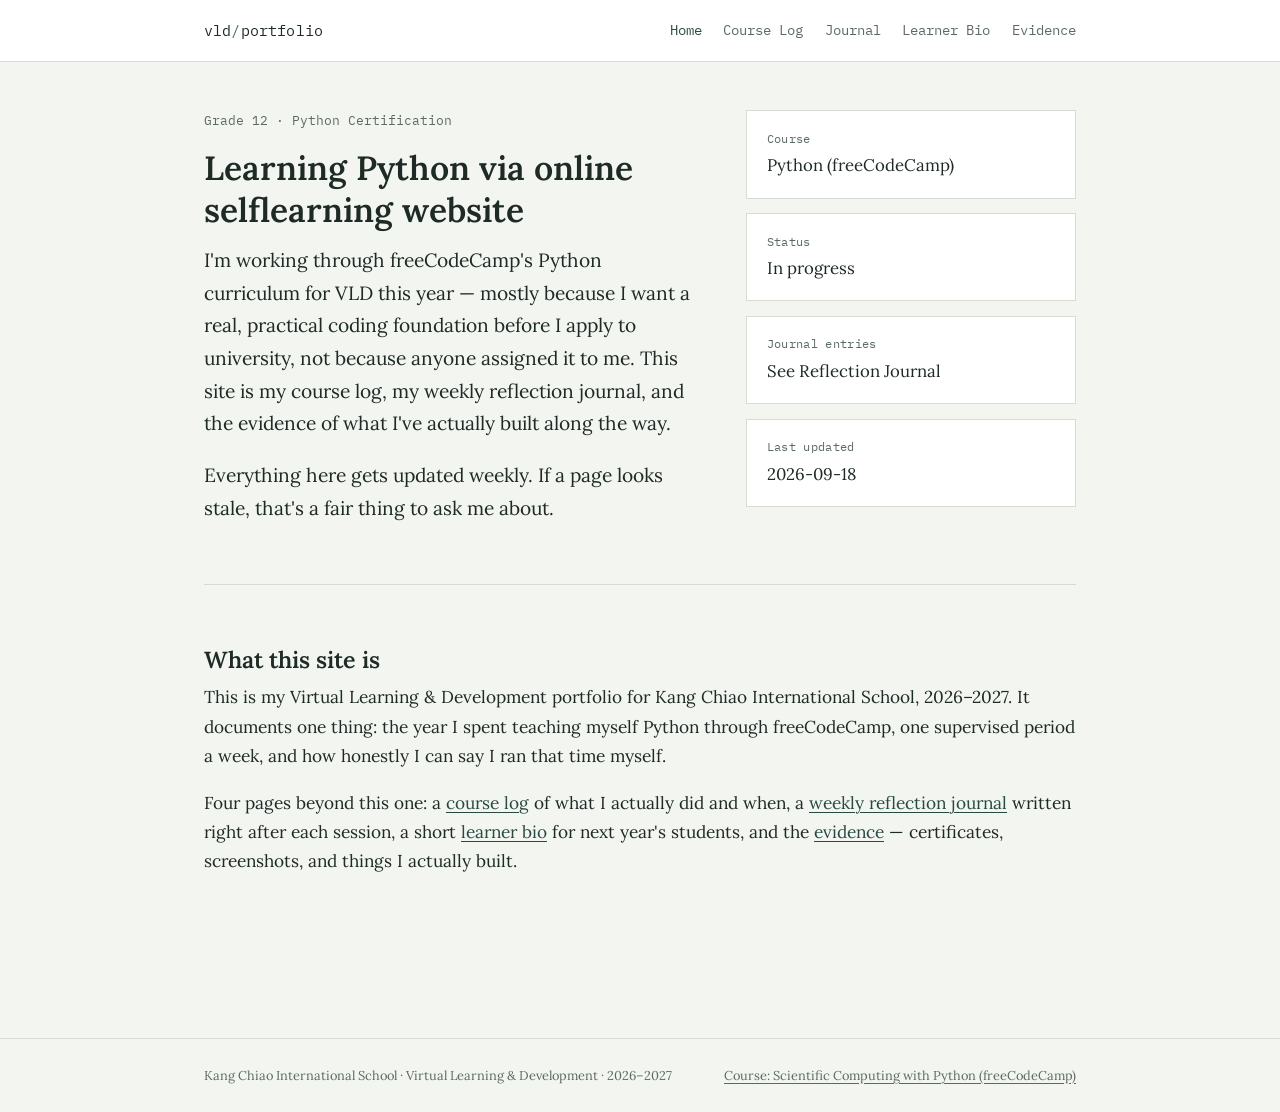
<file: index.html>
<!DOCTYPE html>
<html lang="en">
<head>
<meta charset="UTF-8">
<meta name="viewport" content="width=device-width, initial-scale=1.0">
<title>Home · VLD Portfolio</title>
<meta name="description" content="Virtual Learning & Development portfolio — Python (freeCodeCamp), weekly reflection journal, and evidence of progress.">
<link rel="preconnect" href="https://fonts.googleapis.com">
<link href="https://fonts.googleapis.com/css2?family=Lora:ital,wght@0,400;0,500;0,600;1,400&family=IBM+Plex+Mono:wght@400;500&display=swap" rel="stylesheet">
<link rel="stylesheet" href="css/style.css">
<script src="https://identity.netlify.com/v1/netlify-identity-widget.js"></script>
<script>
  // Netlify Identity invite / password-recovery links land here (the site
  // root), not on /admin/. Forward the token to /admin/ so the CMS login
  // widget (which knows how to show the "set your password" screen) can
  // pick it up. Without this, the invite link works but there's nowhere
  // for you to actually set a password.
  if (window.location.hash && /invite_token|recovery_token|confirmation_token|email_change_token/.test(window.location.hash)) {
    window.location.replace("/admin/" + window.location.hash);
  }
</script>
</head>
<body>

<header class="site-header">
  <div class="header-inner">
    <a class="wordmark" href="index.html">vld<span>/</span>portfolio</a>
    <nav class="mainnav">
      <a href="index.html" class="active">Home</a>
      <a href="course-log.html">Course Log</a>
      <a href="journal.html">Journal</a>
      <a href="bio.html">Learner Bio</a>
      <a href="evidence.html">Evidence</a>
    </nav>
  </div>
</header>

<main>
  <section class="hero">
    <div>
      <div class="meta" id="home-meta">Loading…</div>
      <h1 id="home-tagline">&nbsp;</h1>
      <p class="lede" id="home-about">Loading…</p>
    </div>
    <div id="home-stats"></div>
  </section>

  <h2>What this site is</h2>
  <p>This is my Virtual Learning &amp; Development portfolio for Kang Chiao International School, 2026–2027. It documents one thing: the year I spent teaching myself Python through freeCodeCamp, one supervised period a week, and how honestly I can say I ran that time myself.</p>
  <p>Four pages beyond this one: a <a href="course-log.html">course log</a> of what I actually did and when, a <a href="journal.html">weekly reflection journal</a> written right after each session, a short <a href="bio.html">learner bio</a> for next year's students, and the <a href="evidence.html">evidence</a> — certificates, screenshots, and things I actually built.</p>
</main>

<footer class="site-footer">
  <div class="footer-inner">
    <span>Kang Chiao International School · Virtual Learning &amp; Development · 2026–2027</span>
    <span><a href="https://www.freecodecamp.org/learn/python-v9/">Course: Scientific Computing with Python (freeCodeCamp)</a></span>
  </div>
</footer>

<script src="js/site.js"></script>
<script>
(async function () {
  const data = await loadJSON("content/home.json");
  if (!data) return;
  document.getElementById("home-meta").textContent = `${data.grade || ""} · ${data.course_name || ""}`.trim();
  document.getElementById("home-tagline").textContent = data.tagline || "";
  document.getElementById("home-about").innerHTML = paragraphs(data.about);

  const statsHost = document.getElementById("home-stats");
  (data.stats || []).forEach((s) => {
    const card = document.createElement("div");
    card.className = "stat-card";
    card.innerHTML = `<div class="stat-label">${escapeHTML(s.label)}</div><div class="stat-value">${escapeHTML(s.value)}</div>`;
    statsHost.appendChild(card);
  });
})();
</script>
</body>
</html>
</file>
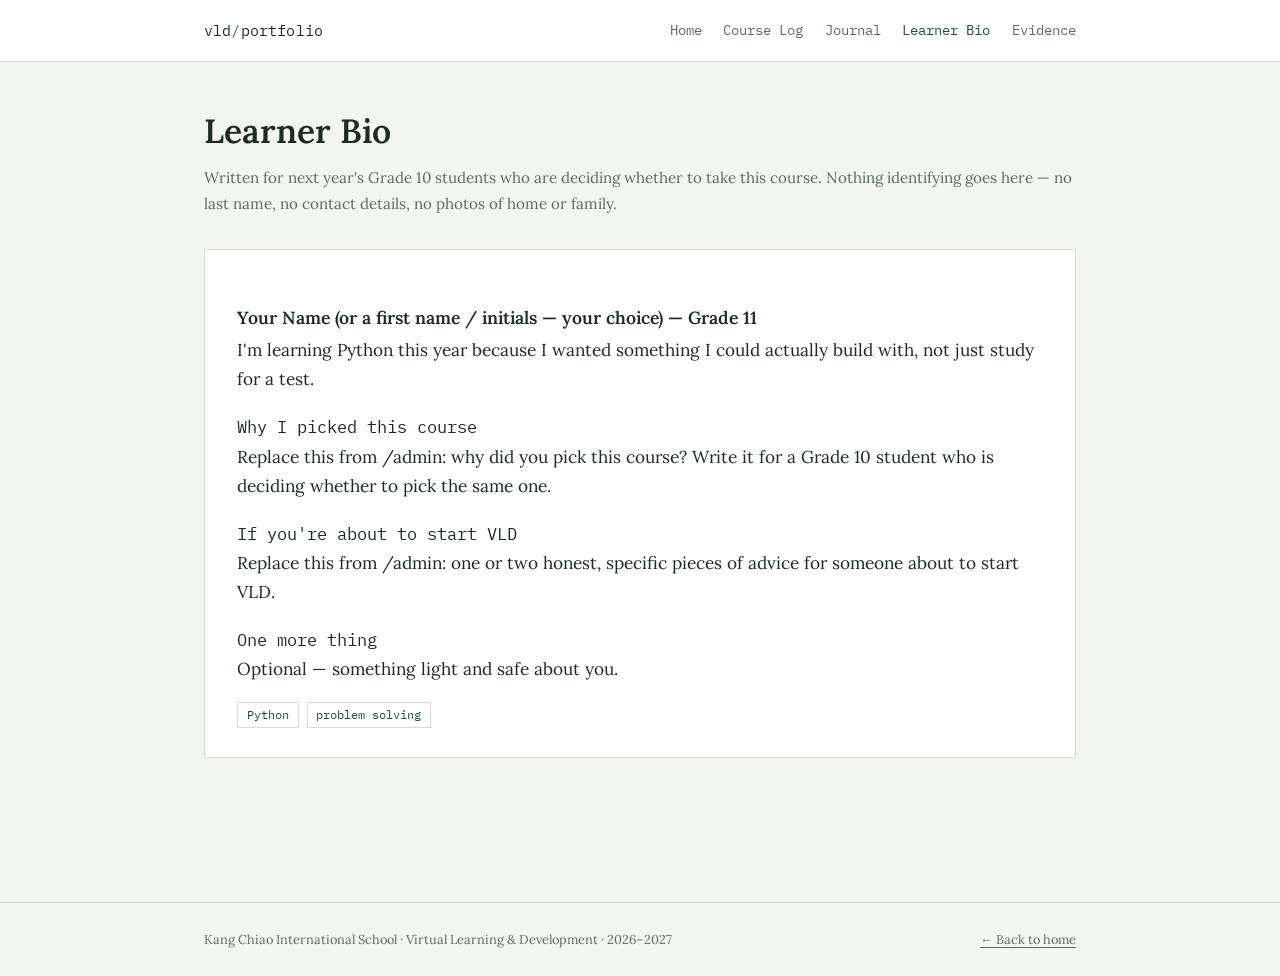
<file: bio.html>
<!DOCTYPE html>
<html lang="en">
<head>
<meta charset="UTF-8">
<meta name="viewport" content="width=device-width, initial-scale=1.0">
<title>Learner Bio · VLD Portfolio</title>
<link rel="preconnect" href="https://fonts.googleapis.com">
<link href="https://fonts.googleapis.com/css2?family=Lora:ital,wght@0,400;0,500;0,600;1,400&family=IBM+Plex+Mono:wght@400;500&display=swap" rel="stylesheet">
<link rel="stylesheet" href="css/style.css">
<script src="https://identity.netlify.com/v1/netlify-identity-widget.js"></script>
<script>
  if (window.location.hash && /invite_token|recovery_token|confirmation_token|email_change_token/.test(window.location.hash)) {
    window.location.replace("/admin/" + window.location.hash);
  }
</script>
</head>
<body>

<header class="site-header">
  <div class="header-inner">
    <a class="wordmark" href="index.html">vld<span>/</span>portfolio</a>
    <nav class="mainnav">
      <a href="index.html">Home</a>
      <a href="course-log.html">Course Log</a>
      <a href="journal.html">Journal</a>
      <a href="bio.html" class="active">Learner Bio</a>
      <a href="evidence.html">Evidence</a>
    </nav>
  </div>
</header>

<main>
  <h1>Learner Bio</h1>
  <p class="intro-note">Written for next year's Grade 10 students who are deciding whether to take this course. Nothing identifying goes here — no last name, no contact details, no photos of home or family.</p>

  <div class="bio-card" id="bio-card">Loading…</div>
</main>

<footer class="site-footer">
  <div class="footer-inner">
    <span>Kang Chiao International School · Virtual Learning &amp; Development · 2026–2027</span>
    <a href="index.html">← Back to home</a>
  </div>
</footer>

<script src="js/site.js"></script>
<script>
(async function () {
  const data = await loadJSON("content/bio.json");
  const host = document.getElementById("bio-card");
  if (!data) { host.innerHTML = emptyState("Bio not available yet."); return; }
  host.innerHTML = `
    <h3>${escapeHTML(data.display_name)} — ${escapeHTML(data.grade)}</h3>
    <p class="lede">${escapeHTML(data.one_liner)}</p>
    <span class="field-label">Why I picked this course</span>
    ${paragraphs(data.why_this_course)}
    <span class="field-label">If you're about to start VLD</span>
    ${paragraphs(data.advice_for_g10)}
    ${data.fun_fact ? `<span class="field-label">One more thing</span>${paragraphs(data.fun_fact)}` : ""}
    ${(data.interests && data.interests.length) ? `<div class="bio-tags">${data.interests.map(i => `<span class="tag">${escapeHTML(i)}</span>`).join("")}</div>` : ""}
  `;
})();
</script>
</body>
</html>
</file>
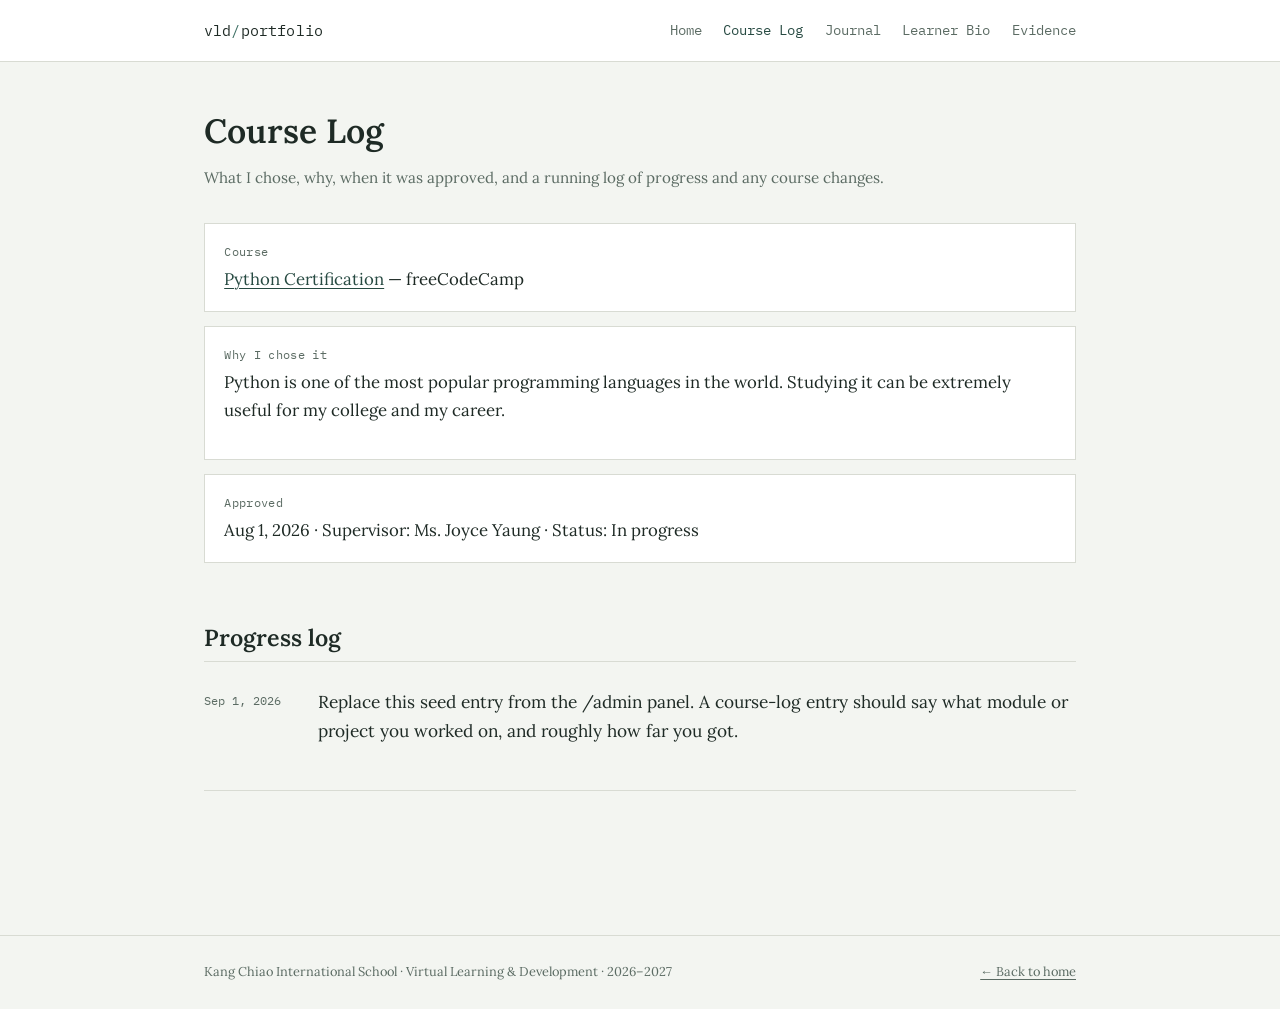
<file: course-log.html>
<!DOCTYPE html>
<html lang="en">
<head>
<meta charset="UTF-8">
<meta name="viewport" content="width=device-width, initial-scale=1.0">
<title>Course Log · VLD Portfolio</title>
<link rel="preconnect" href="https://fonts.googleapis.com">
<link href="https://fonts.googleapis.com/css2?family=Lora:ital,wght@0,400;0,500;0,600;1,400&family=IBM+Plex+Mono:wght@400;500&display=swap" rel="stylesheet">
<link rel="stylesheet" href="css/style.css">
<script src="https://identity.netlify.com/v1/netlify-identity-widget.js"></script>
<script>
  if (window.location.hash && /invite_token|recovery_token|confirmation_token|email_change_token/.test(window.location.hash)) {
    window.location.replace("/admin/" + window.location.hash);
  }
</script>
</head>
<body>

<header class="site-header">
  <div class="header-inner">
    <a class="wordmark" href="index.html">vld<span>/</span>portfolio</a>
    <nav class="mainnav">
      <a href="index.html">Home</a>
      <a href="course-log.html" class="active">Course Log</a>
      <a href="journal.html">Journal</a>
      <a href="bio.html">Learner Bio</a>
      <a href="evidence.html">Evidence</a>
    </nav>
  </div>
</header>

<main>
  <h1>Course Log</h1>
  <p class="intro-note">What I chose, why, when it was approved, and a running log of progress and any course changes.</p>

  <div id="course-summary"></div>

  <h2>Progress log</h2>
  <div id="log-entries"><div class="empty-state">Loading…</div></div>

  <h2 id="switches-heading" style="display:none;">Course changes</h2>
  <div id="switches"></div>
</main>

<footer class="site-footer">
  <div class="footer-inner">
    <span>Kang Chiao International School · Virtual Learning &amp; Development · 2026–2027</span>
    <a href="index.html">← Back to home</a>
  </div>
</footer>

<script src="js/site.js"></script>
<script>
(async function () {
  const data = await loadJSON("content/course-log.json");
  if (!data) return;

  document.getElementById("course-summary").innerHTML = `
    <div class="stat-card">
      <div class="stat-label">Course</div>
      <div class="stat-value"><a href="${escapeHTML(data.course_url)}">${escapeHTML(data.course_name)}</a> — ${escapeHTML(data.provider)}</div>
    </div>
    <div class="stat-card">
      <div class="stat-label">Why I chose it</div>
      <div class="stat-value">${paragraphs(data.why)}</div>
    </div>
    <div class="stat-card">
      <div class="stat-label">Approved</div>
      <div class="stat-value">${formatDate(data.approved_date)} · Supervisor: ${escapeHTML(data.supervisor_teacher)} · Status: ${escapeHTML(data.status)}</div>
    </div>
  `;

  const logHost = document.getElementById("log-entries");
  const log = (data.log || []).slice().sort((a, b) => (a.date < b.date ? 1 : -1));
  if (log.length === 0) {
    logHost.innerHTML = emptyState("No progress notes yet.");
  } else {
    logHost.innerHTML = log.map((e) => `
      <div class="entry">
        <div class="entry-gutter">${formatDate(e.date)}</div>
        <div class="entry-body">${paragraphs(e.note)}</div>
      </div>
    `).join("");
  }

  const switches = data.switches || [];
  if (switches.length > 0) {
    document.getElementById("switches-heading").style.display = "";
    document.getElementById("switches").innerHTML = switches.map((s) => `
      <div class="entry">
        <div class="entry-gutter">${formatDate(s.date)}</div>
        <div class="entry-body">${paragraphs(s.reason)}</div>
      </div>
    `).join("");
  }
})();
</script>
</body>
</html>
</file>
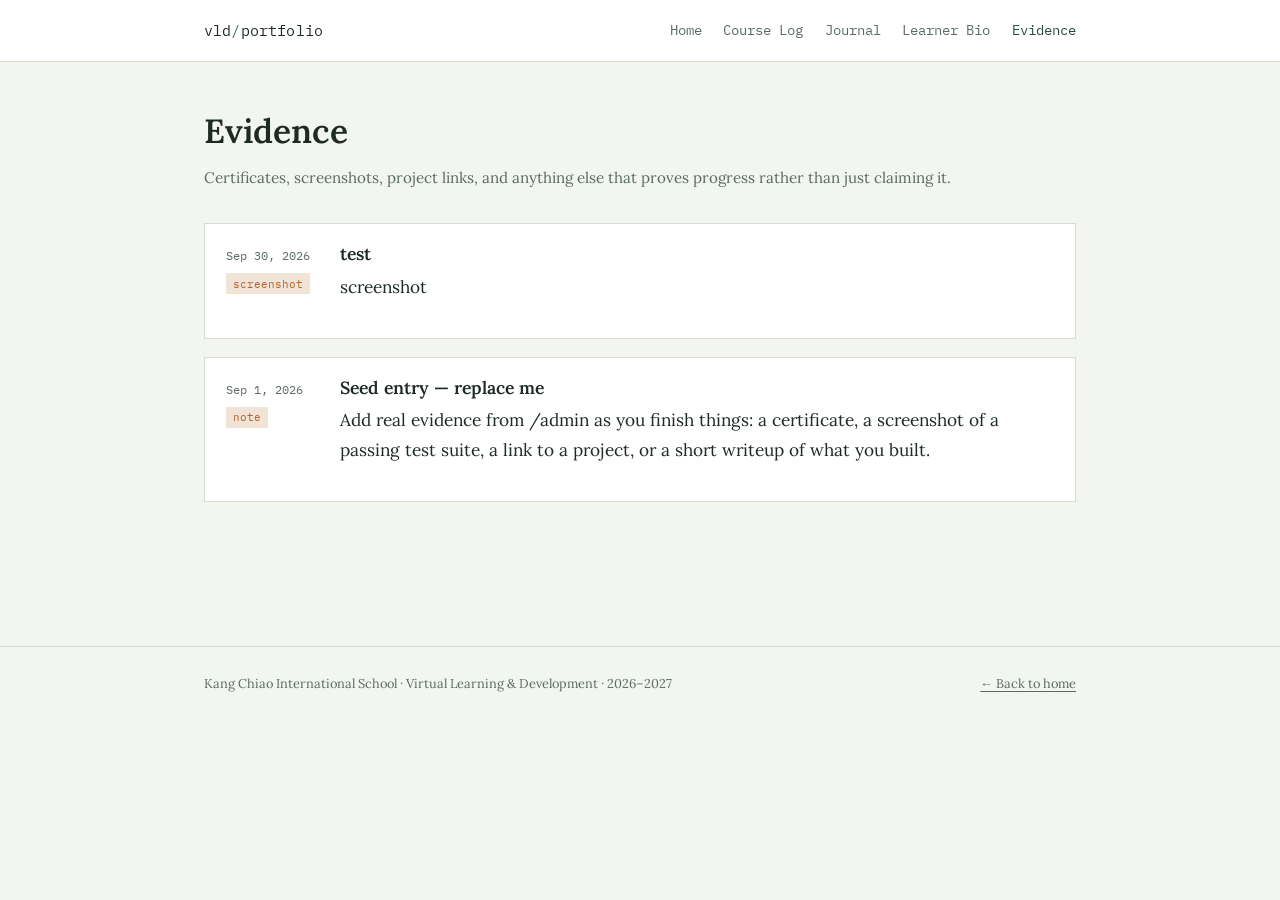
<file: evidence.html>
<!DOCTYPE html>
<html lang="en">
<head>
<meta charset="UTF-8">
<meta name="viewport" content="width=device-width, initial-scale=1.0">
<title>Evidence · VLD Portfolio</title>
<link rel="preconnect" href="https://fonts.googleapis.com">
<link href="https://fonts.googleapis.com/css2?family=Lora:ital,wght@0,400;0,500;0,600;1,400&family=IBM+Plex+Mono:wght@400;500&display=swap" rel="stylesheet">
<link rel="stylesheet" href="css/style.css">
<script src="https://identity.netlify.com/v1/netlify-identity-widget.js"></script>
<script>
  if (window.location.hash && /invite_token|recovery_token|confirmation_token|email_change_token/.test(window.location.hash)) {
    window.location.replace("/admin/" + window.location.hash);
  }
</script>
</head>
<body>

<header class="site-header">
  <div class="header-inner">
    <a class="wordmark" href="index.html">vld<span>/</span>portfolio</a>
    <nav class="mainnav">
      <a href="index.html">Home</a>
      <a href="course-log.html">Course Log</a>
      <a href="journal.html">Journal</a>
      <a href="bio.html">Learner Bio</a>
      <a href="evidence.html" class="active">Evidence</a>
    </nav>
  </div>
</header>

<main>
  <h1>Evidence</h1>
  <p class="intro-note">Certificates, screenshots, project links, and anything else that proves progress rather than just claiming it.</p>

  <div class="evidence-grid" id="evidence-list"><div class="empty-state">Loading…</div></div>
</main>

<footer class="site-footer">
  <div class="footer-inner">
    <span>Kang Chiao International School · Virtual Learning &amp; Development · 2026–2027</span>
    <a href="index.html">← Back to home</a>
  </div>
</footer>

<script src="js/site.js"></script>
<script>
(async function () {
  const data = await loadJSON("content/evidence.json");
  const host = document.getElementById("evidence-list");
  if (!data || !(data.items || []).length) {
    host.innerHTML = emptyState("No evidence uploaded yet.");
    return;
  }
  const items = data.items.slice().sort((a, b) => (a.date < b.date ? 1 : -1));
  host.innerHTML = items.map((e) => `
    <div class="evidence-card">
      <div class="entry-gutter">
        ${formatDate(e.date)}
        <span class="kind">${escapeHTML(e.type || "note")}</span>
      </div>
      <div class="entry-body">
        <h3>${escapeHTML(e.title)}</h3>
        ${paragraphs(e.description)}
        ${e.link ? `<a class="btn" href="${escapeHTML(e.link)}">View →</a>` : ""}
      </div>
    </div>
  `).join("");
})();
</script>
</body>
</html>
</file>
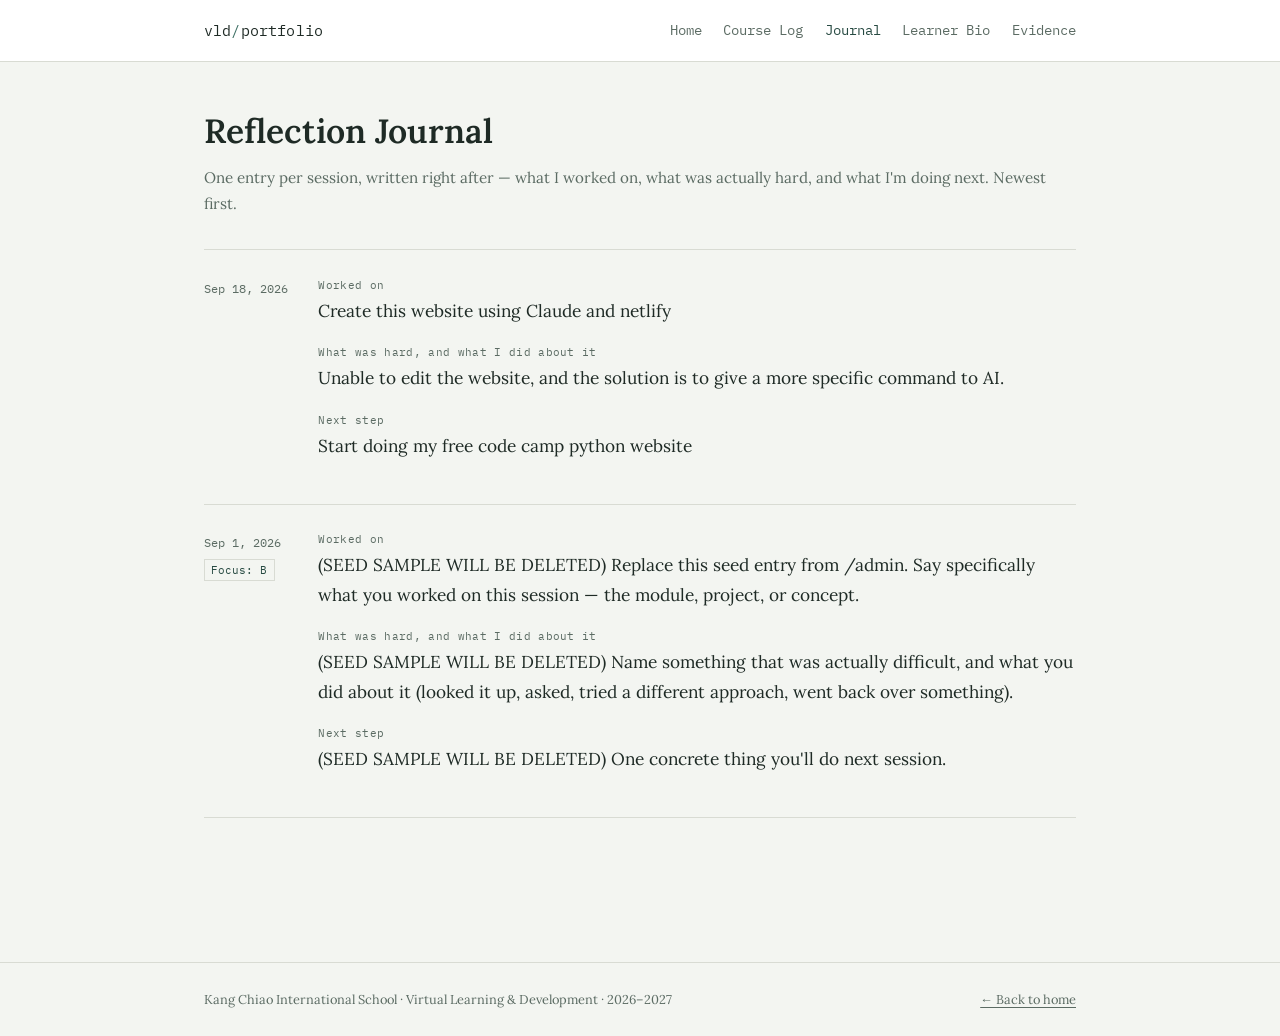
<file: journal.html>
<!DOCTYPE html>
<html lang="en">
<head>
<meta charset="UTF-8">
<meta name="viewport" content="width=device-width, initial-scale=1.0">
<title>Reflection Journal · VLD Portfolio</title>
<link rel="preconnect" href="https://fonts.googleapis.com">
<link href="https://fonts.googleapis.com/css2?family=Lora:ital,wght@0,400;0,500;0,600;1,400&family=IBM+Plex+Mono:wght@400;500&display=swap" rel="stylesheet">
<link rel="stylesheet" href="css/style.css">
<script src="https://identity.netlify.com/v1/netlify-identity-widget.js"></script>
<script>
  if (window.location.hash && /invite_token|recovery_token|confirmation_token|email_change_token/.test(window.location.hash)) {
    window.location.replace("/admin/" + window.location.hash);
  }
</script>
</head>
<body>

<header class="site-header">
  <div class="header-inner">
    <a class="wordmark" href="index.html">vld<span>/</span>portfolio</a>
    <nav class="mainnav">
      <a href="index.html">Home</a>
      <a href="course-log.html">Course Log</a>
      <a href="journal.html" class="active">Journal</a>
      <a href="bio.html">Learner Bio</a>
      <a href="evidence.html">Evidence</a>
    </nav>
  </div>
</header>

<main>
  <h1>Reflection Journal</h1>
  <p class="intro-note">One entry per session, written right after — what I worked on, what was actually hard, and what I'm doing next. Newest first.</p>

  <div id="journal-entries"><div class="empty-state">Loading…</div></div>
</main>

<footer class="site-footer">
  <div class="footer-inner">
    <span>Kang Chiao International School · Virtual Learning &amp; Development · 2026–2027</span>
    <a href="index.html">← Back to home</a>
  </div>
</footer>

<script src="js/site.js"></script>
<script>
(async function () {
  const data = await loadJSON("content/journal.json");
  const host = document.getElementById("journal-entries");
  if (!data || !(data.entries || []).length) {
    host.innerHTML = emptyState("No journal entries yet.");
    return;
  }
  const entries = data.entries.slice().sort((a, b) => (a.date < b.date ? 1 : -1));
  host.innerHTML = entries.map((e) => `
    <div class="entry">
      <div class="entry-gutter">
        ${formatDate(e.date)}
        ${e.focus_grade ? `<span class="tag">Focus: ${escapeHTML(e.focus_grade)}</span>` : ""}
      </div>
      <div class="entry-body">
        ${e.what_i_worked_on ? `<span class="field-label">Worked on</span>${paragraphs(e.what_i_worked_on)}` : ""}
        ${e.what_was_hard ? `<span class="field-label">What was hard, and what I did about it</span>${paragraphs(e.what_was_hard)}` : ""}
        ${e.next_step ? `<span class="field-label">Next step</span>${paragraphs(e.next_step)}` : ""}
      </div>
    </div>
  `).join("");
})();
</script>
</body>
</html>
</file>
<file: css/style.css>
/* ============================================================
   VLD Portfolio — design tokens
   Serif (Lora) for reading, Mono (IBM Plex Mono) for meta/nav/data.
   Palette: pale sage paper, deep forest ink, muted teal accent,
   burnt amber for evidence highlights.
   ============================================================ */

:root {
  --paper: #f3f5f1;
  --paper-raised: #ffffff;
  --ink: #1e2a25;
  --muted: #5b6b63;
  --rule: #d8dbd3;
  --accent: #3b6e62;
  --accent-dark: #274a42;
  --amber: #b5652d;
  --amber-soft: #f1e3d5;
  --max: 720px;
  --gutter: 92px;
}

* { box-sizing: border-box; }

html { scroll-behavior: smooth; }

body {
  margin: 0;
  background: var(--paper);
  color: var(--ink);
  font-family: "Lora", Georgia, serif;
  font-size: 1.08rem;
  line-height: 1.7;
  -webkit-font-smoothing: antialiased;
}

h1, h2, h3 { font-family: "Lora", Georgia, serif; font-weight: 600; line-height: 1.25; margin: 0 0 0.4em; }
h1 { font-size: 2.1rem; }
h2 { font-size: 1.45rem; margin-top: 2.6em; }
h3 { font-size: 1.1rem; margin-top: 1.6em; }

p { margin: 0 0 1em; }
a { color: var(--accent-dark); text-decoration-thickness: 1px; text-underline-offset: 3px; }
a:hover { color: var(--amber); }

.meta, nav, .tag, .stat-label, .btn, code, .field-label {
  font-family: "IBM Plex Mono", ui-monospace, Menlo, monospace;
}

/* ---------- layout shell ---------- */

.wrap { max-width: var(--max); margin: 0 auto; padding: 0 1.5rem; }

header.site-header {
  border-bottom: 1px solid var(--rule);
  background: var(--paper-raised);
}

.header-inner {
  max-width: 920px;
  margin: 0 auto;
  padding: 1.1rem 1.5rem;
  display: flex;
  align-items: center;
  justify-content: space-between;
  gap: 1rem;
  flex-wrap: wrap;
}

.wordmark {
  font-family: "IBM Plex Mono", monospace;
  font-size: 0.95rem;
  letter-spacing: 0.01em;
  color: var(--ink);
  text-decoration: none;
}
.wordmark span { color: var(--accent); }

nav.mainnav { display: flex; gap: 1.35rem; font-size: 0.86rem; flex-wrap: wrap; }
nav.mainnav a { color: var(--muted); text-decoration: none; }
nav.mainnav a.active, nav.mainnav a:hover { color: var(--accent-dark); }

main { max-width: 920px; margin: 0 auto; padding: 3rem 1.5rem 5rem; }

/* ---------- hero ---------- */

.hero {
  display: grid;
  grid-template-columns: 1.5fr 1fr;
  gap: 3rem;
  align-items: start;
  padding-bottom: 2.5rem;
  border-bottom: 1px solid var(--rule);
  margin-bottom: 2.5rem;
}
.hero .lede { font-size: 1.2rem; color: var(--ink); }
.hero .meta { color: var(--muted); font-size: 0.82rem; margin-bottom: 0.9rem; }

.stat-card {
  background: var(--paper-raised);
  border: 1px solid var(--rule);
  padding: 1.1rem 1.2rem;
  margin-bottom: 0.9rem;
}
.stat-card:last-child { margin-bottom: 0; }
.stat-label { font-size: 0.72rem; color: var(--muted); letter-spacing: 0.03em; }
.stat-value { font-size: 1.05rem; margin-top: 0.2rem; }

/* ---------- gutter / dated-entry layout (journal, course log) ---------- */

.entry {
  display: grid;
  grid-template-columns: var(--gutter) 1fr;
  gap: 1.4rem;
  padding: 1.6rem 0;
  border-bottom: 1px solid var(--rule);
}
.entry:first-of-type { border-top: 1px solid var(--rule); }
.entry-gutter {
  font-family: "IBM Plex Mono", monospace;
  font-size: 0.74rem;
  color: var(--muted);
  padding-top: 0.25rem;
  line-height: 1.5;
}
.entry-gutter .tag {
  display: inline-block;
  margin-top: 0.4rem;
  padding: 0.12rem 0.4rem;
  border: 1px solid var(--rule);
  font-size: 0.68rem;
  color: var(--accent-dark);
}
.entry-body h3 { margin-top: 0; }
.entry-body .field-label {
  display: block;
  font-size: 0.68rem;
  color: var(--muted);
  letter-spacing: 0.03em;
  margin: 0.9rem 0 0.15rem;
}
.entry-body .field-label:first-child { margin-top: 0; }

/* ---------- evidence cards ---------- */

.evidence-grid { display: grid; gap: 1.1rem; }
.evidence-card {
  border: 1px solid var(--rule);
  background: var(--paper-raised);
  padding: 1.2rem 1.3rem;
  display: grid;
  grid-template-columns: var(--gutter) 1fr;
  gap: 1.4rem;
}
.evidence-card .kind {
  display: inline-block;
  background: var(--amber-soft);
  color: var(--amber);
  font-family: "IBM Plex Mono", monospace;
  font-size: 0.68rem;
  padding: 0.15rem 0.45rem;
  margin-top: 0.5rem;
}

/* ---------- bio ---------- */

.bio-card {
  border: 1px solid var(--rule);
  background: var(--paper-raised);
  padding: 1.8rem 2rem;
}
.bio-tags { display: flex; flex-wrap: wrap; gap: 0.5rem; margin: 1rem 0 0; }
.bio-tags .tag {
  border: 1px solid var(--rule);
  padding: 0.15rem 0.55rem;
  font-size: 0.72rem;
  color: var(--accent-dark);
}

/* ---------- misc ---------- */

.empty-state {
  color: var(--muted);
  font-size: 0.95rem;
  padding: 1.4rem 0;
  border: 1px dashed var(--rule);
  text-align: center;
}

.intro-note {
  color: var(--muted);
  font-size: 0.95rem;
  margin-bottom: 2rem;
}

footer.site-footer {
  border-top: 1px solid var(--rule);
  margin-top: 4rem;
}
.footer-inner {
  max-width: 920px;
  margin: 0 auto;
  padding: 1.6rem 1.5rem;
  font-size: 0.8rem;
  color: var(--muted);
  display: flex;
  justify-content: space-between;
  flex-wrap: wrap;
  gap: 0.6rem;
}
.footer-inner a { color: var(--muted); }

.btn {
  display: inline-block;
  border: 1px solid var(--accent-dark);
  color: var(--accent-dark);
  padding: 0.45rem 0.9rem;
  font-size: 0.8rem;
  text-decoration: none;
}
.btn:hover { background: var(--accent-dark); color: var(--paper-raised); }

@media (max-width: 720px) {
  .hero { grid-template-columns: 1fr; }
  .entry, .evidence-card { grid-template-columns: 1fr; }
  .entry-gutter { display: flex; align-items: center; gap: 0.6rem; }
}
</file>
